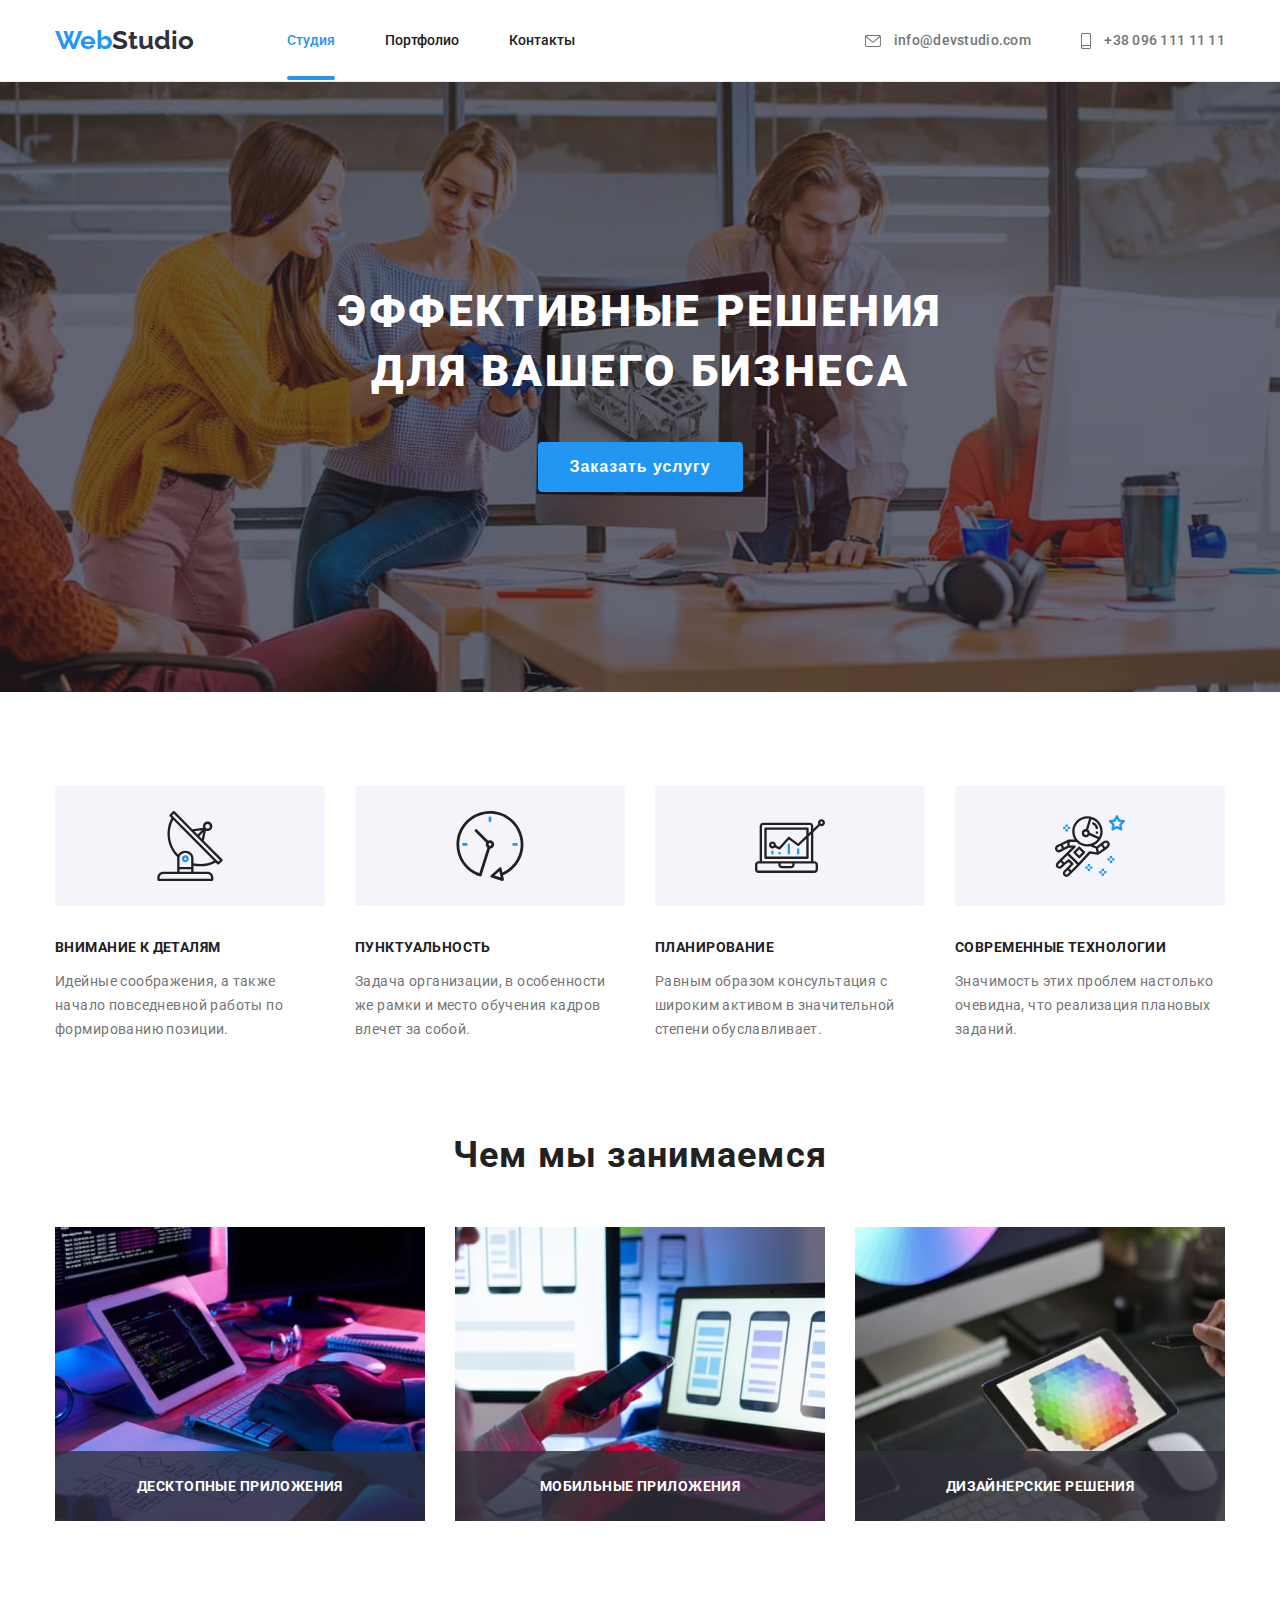
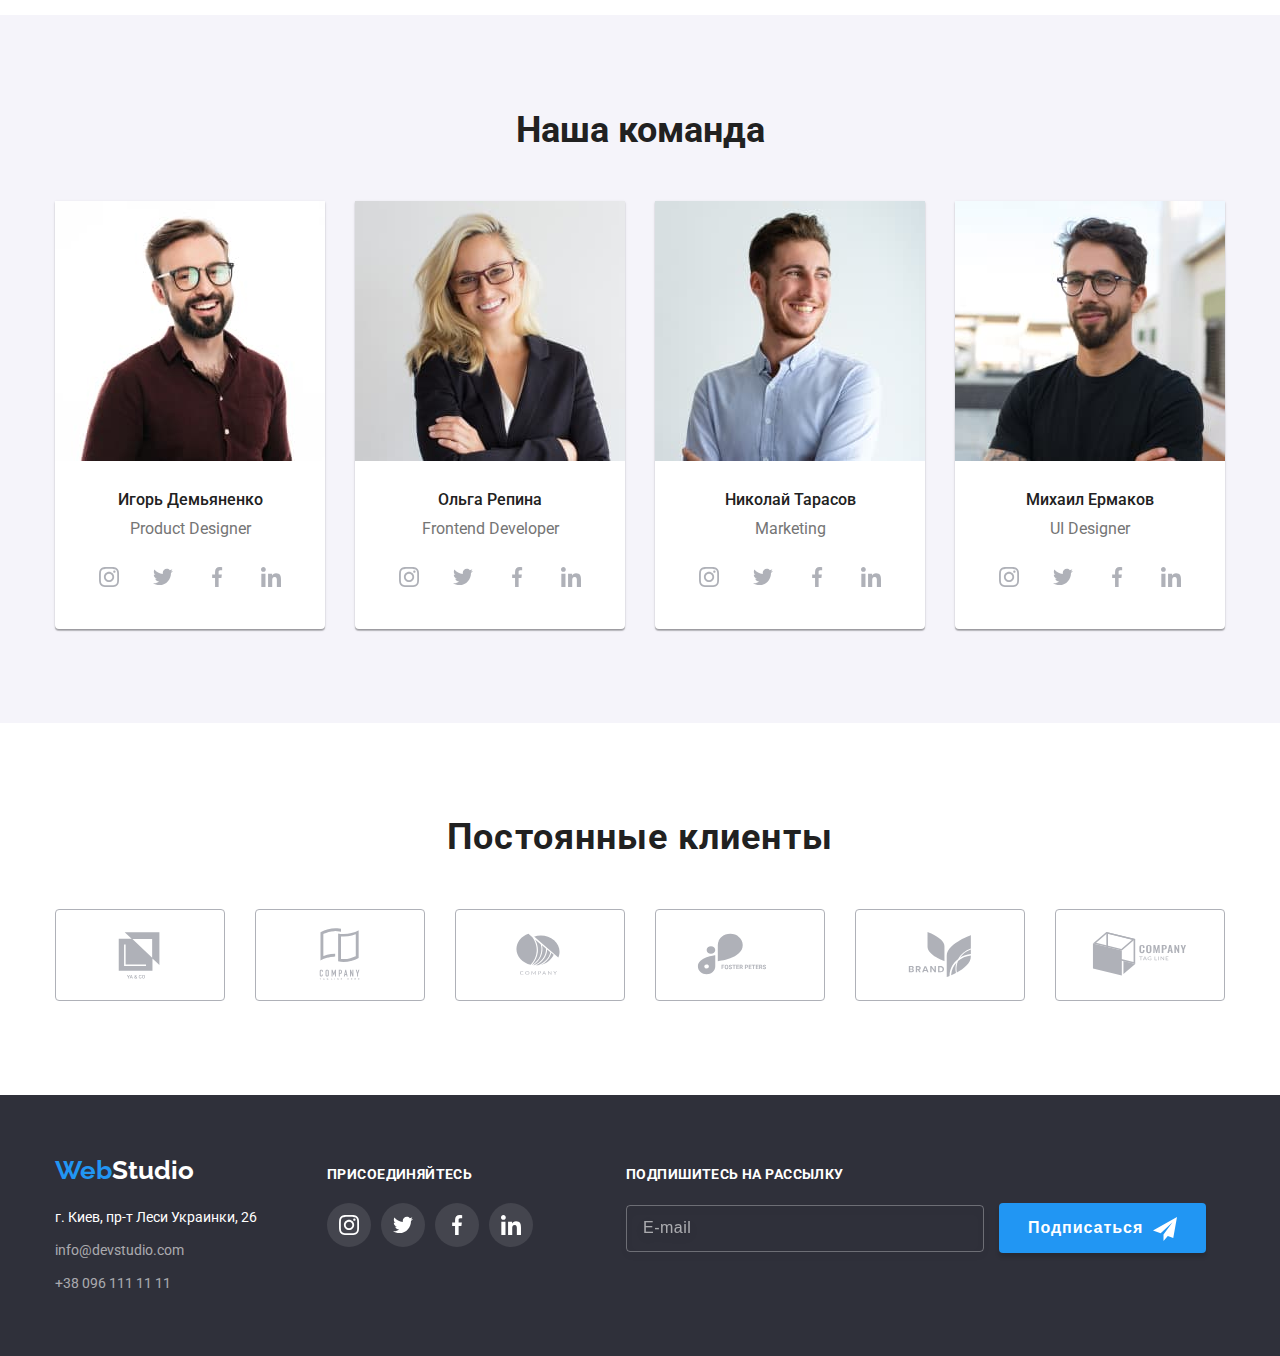
<file: index.html>
<!DOCTYPE html>
<html lang="ru">
  <head>
    <meta charset="UTF-8" />
    <meta http-equiv="X-UA-Compatible" content="IE=edge" />
    <meta name="viewport" content="width=device-width, initial-scale=1.0" />
    <link rel="preconnect" href="https://fonts.googleapis.com" />
    <link rel="preconnect" href="https://fonts.gstatic.com" crossorigin />
    <link
      href="https://fonts.googleapis.com/css2?family=Montserrat:wght@400;700&family=Oleo+Script&family=Raleway:wght@700&family=Roboto:wght@400;500;700;900&display=swap"
      rel="stylesheet"
    />
    <title>WebStudio</title>
    <link
      rel="stylesheet"
      href="https://cdnjs.cloudflare.com/ajax/libs/modern-normalize/1.1.0/modern-normalize.min.css"
      integrity="sha512-wpPYUAdjBVSE4KJnH1VR1HeZfpl1ub8YT/NKx4PuQ5NmX2tKuGu6U/JRp5y+Y8XG2tV+wKQpNHVUX03MfMFn9Q=="
      crossorigin="anonymous"
      referrerpolicy="no-referrer"
    />
    <link rel="stylesheet" href="./css/main.min.css" />
  </head>
  <body>
    <header class="page-header">
      <div class="container header">
        <nav class="nav">
          <a href="./" class="logo link"> <span class="logo-web"> Web</span>Studio </a>
          <ul class="nav-list">
            <li class="nav-item">
              <a href="./index.html" class="link active">Студия</a>
            </li>
            <li class="nav-item">
              <a href="./portfolio.html" class="link">Портфолио</a>
            </li>
            <li class="nav-item"><a href="" class="link">Контакты</a></li>
          </ul>

          <button
            type="button"
            class="mobile-menu-btn"
            aria-expanded="false"
            aria-controls="mobile-menu"
            data-menu-button
          >
            <svg class="mobile-menu-icon" width="40" height="40">
              <use class="icon-open" href="./images/icons.svg#icon-mobile-menu"></use>
              <use class="icon-close" href="./images/icons.svg#icon-close"></use>
            </svg>
          </button>
          <div class="mobile-menu" id="mobile-menu" data-menu>
            <ul class="mobile-menu-nav">
              <li class="mobile-menu-nav-item">
                <a href="./index.html" class="mobile-menu-nav-link link active">Студия</a>
              </li>
              <li class="mobile-menu-nav-item">
                <a href="./portfolio.html" class="mobile-menu-nav-link link">Портфолио</a>
              </li>
              <li class="mobile-menu-nav-item">
                <a href="" class="mobile-menu-nav-link link">Контакты</a>
              </li>
            </ul>

            <ul class="mobile-menu-contacts">
              <li class="mobile-menu-contact-item">
                <a href="tel:+380961111111" class="mobile-menu-phone link"> +38 096 111 11 11</a>
              </li>
              <li class="mobile-menu-contact-item">
                <a href="mailto:info@devstudio.com" class="mobile-menu-mail link">
                  info@devstudio.com
                </a>
              </li>
            </ul>

            <ul class="mobile-menu-list">
              <li class="mobile-menu-item">
                <a class="mobile-menu-link link" href="">Instagram </a>
              </li>
              <li class="mobile-menu-item">
                <a class="mobile-menu-link link" href="">Twitter</a>
              </li>
              <li class="mobile-menu-item">
                <a class="mobile-menu-link link" href="">Facebook</a>
              </li>
              <li class="mobile-menu-item">
                <a class="mobile-menu-link link" href="">LinkedIn</a>
              </li>
            </ul>
          </div>
        </nav>
        <ul class="contacts">
          <li class="contact-item">
            <a href="mailto:info@devstudio.com" class="link mail">
              <svg class="mail-svg" width="16" height="12">
                <use href="./images/icons.svg#icon-envelope"></use>
              </svg>
              info@devstudio.com
            </a>
          </li>
          <li class="contact-item">
            <a href="tel:+380961111111" class="link phone">
              <svg class="phone-svg" width="10" height="16">
                <use href="./images/icons.svg#icon-smartphone"></use>
              </svg>
              +38 096 111 11 11</a
            >
          </li>
        </ul>
      </div>
    </header>
    <main class="page-body">
      <!-- Section 1 -->
      <section class="hero">
        <div class="container">
          <h1 class="hero-header">Эффективные решения <br />для вашего бизнеса</h1>
          <button data-modal-open class="hero-btn" type="button">Заказать услугу</button>
        </div>
      </section>
      <!-- Section 2 -->
      <section class="benefits section">
        <div class="container">
          <h2 class="visually-hidden">Нашы преимущества</h2>
          <ul class="benefits__list">
            <li class="benefits__item">
              <div class="benefits__img">
                <svg class="benefits__svg" width="70" height="70">
                  <use href="./images/icons.svg#icon-antenna"></use>
                </svg>
              </div>
              <h3 class="benefits__header">Внимание к деталям</h3>
              <p class="benefits__text">
                Идейные соображения, а также начало повседневной работы по формированию позиции.
              </p>
            </li>
            <li class="benefits__item">
              <div class="benefits__img">
                <svg class="benefits__svg" width="70" height="70">
                  <use href="./images/icons.svg#icon-clock"></use>
                </svg>
              </div>
              <h3 class="benefits__header">Пунктуальность</h3>
              <p class="benefits__text">
                Задача организации, в особенности же рамки и место обучения кадров влечет за собой.
              </p>
            </li>
            <li class="benefits__item">
              <div class="benefits__img">
                <svg class="benefits__svg" width="70" height="70">
                  <use href="./images/icons.svg#icon-diagram"></use>
                </svg>
              </div>
              <h3 class="benefits__header">Планирование</h3>
              <p class="benefits__text">
                Равным образом консультация с широким активом в значительной степени обуславливает.
              </p>
            </li>
            <li class="benefits__item">
              <div class="benefits__img">
                <svg class="benefits__svg" width="70" height="70">
                  <use href="./images/icons.svg#icon-astronaut"></use>
                </svg>
              </div>
              <h3 class="benefits__header">Современные технологии</h3>
              <p class="benefits__text">
                Значимость этих проблем настолько очевидна, что реализация плановых заданий.
              </p>
            </li>
          </ul>
        </div>
      </section>
      <section class="we-do section">
        <div class="container">
          <h2 class="we-do__header">Чем мы занимаемся</h2>
          <ul class="we-do__list">
            <li class="we-do__item">
              <img
                src="./images/gallery/image-1.jpg"
                alt="working process"
                width="370"
                height="294"
              />
              <p class="we-do__text">Десктопные приложения</p>
            </li>
            <li class="we-do__item">
              <img
                src="./images/gallery/image-2.jpg"
                alt="working process"
                width="370"
                height="294"
              />
              <p class="we-do__text">Мобильные приложения</p>
            </li>
            <li class="we-do__item">
              <img
                src="./images/gallery/image-3.jpg"
                alt="working process"
                width="370"
                height="294"
              />
              <p class="we-do__text">Дизайнерские решения</p>
            </li>
          </ul>
        </div>
      </section>
      <!-- Section 3 -->
      <section class="team section">
        <div class="container">
          <h2 class="team-header">Наша команда</h2>
          <ul class="team-list">
            <li class="team-unit">
              <picture>
                <source
                  srcset="
                    ./images/team/product-designer-desk-1x.jpg 1x,
                    ./images/team/product-designer-desk-2x.jpg 2x
                  "
                  media="(min-width:1200px)"
                />
                <source
                  srcset="
                    ./images/team/product-designer-tab-1x.jpg 1x,
                    ./images/team/product-designer-tab-2x.jpg 2x
                  "
                  media="(min-width:768px)"
                />
                <source
                  srcset="
                    ./images/team/product-designer-mob-1x.jpg 1x,
                    ./images/team/product-designer-mob-2x.jpg 2x
                  "
                  media="(max-width:767px)"
                />
                <img src="./images/team/product-designer-mob-1x.jpg" alt="Игорь Демьяненко" />
              </picture>
              <div class="team-description">
                <h3 class="team-person">Игорь Демьяненко</h3>
                <p class="team-position">Product Designer</p>
                <ul class="team-socials">
                  <li class="team-socials-item">
                    <a
                      href=""
                      aria-label="instagram link"
                      target="_blank"
                      rel="noopener no-referrer"
                      class="team-socials-link link"
                    >
                      <svg class="team-socials-svg" width="20" height="20">
                        <use href="./images/icons.svg#icon-instagram"></use>
                      </svg>
                    </a>
                  </li>
                  <li class="team-socials-item">
                    <a
                      href=" "
                      aria-label="twitter link"
                      target="_blank"
                      rel="noopener no-referrer"
                      class="team-socials-link link"
                    >
                      <svg class="team-socials-svg" width="20" height="20">
                        <use href="./images/icons.svg#icon-twitter"></use>
                      </svg>
                    </a>
                  </li>
                  <li class="team-socials-item">
                    <a
                      href=""
                      aria-label="facebook link"
                      target="_blank"
                      rel="noopener no-referrer"
                      class="team-socials-link link"
                    >
                      <svg class="team-socials-svg" width="20" height="20">
                        <use href="./images/icons.svg#icon-facebook"></use>
                      </svg>
                    </a>
                  </li>
                  <li class="team-socials-item">
                    <a
                      href=" "
                      aria-label="linkedin link"
                      target="_blank"
                      rel="noopener no-referrer"
                      class="team-socials-link link"
                    >
                      <svg class="team-socials-svg" width="20" height="20">
                        <use href="./images/icons.svg#icon-linkedin"></use>
                      </svg>
                    </a>
                  </li>
                </ul>
              </div>
            </li>
            <li class="team-unit">
              <picture>
                <source
                  srcset="
                    ./images/team/front-dev-desk-1x.jpg 1x,
                    ./images/team/front-dev-desk-2x.jpg 2x
                  "
                  media="(min-width:1200px)"
                />
                <source
                  srcset="
                    ./images/team/front-dev-tab-1x.jpg 1x,
                    ./images/team/front-dev-tab-2x.jpg 2x
                  "
                  media="(min-width:768px)"
                />
                <source
                  srcset="
                    ./images/team/front-dev-mob-1x.jpg 1x,
                    ./images/team/front-dev-mob-2x.jpg 2x
                  "
                  media="(max-width:767px)"
                />
                <img src="./images/team/front-dev-mob-1x.jpg" alt="Ольга Репина" />
              </picture>
              <div class="team-description">
                <h3 class="team-person">Ольга Репина</h3>
                <p class="team-position">Frontend Developer</p>
                <ul class="team-socials">
                  <li class="team-socials-item">
                    <a
                      href=""
                      aria-label="instagram link"
                      target="_blank"
                      rel="noopener no-referrer"
                      class="team-socials-link link"
                    >
                      <svg class="team-socials-svg" width="20" height="20">
                        <use href="./images/icons.svg#icon-instagram"></use>
                      </svg>
                    </a>
                  </li>
                  <li class="team-socials-item">
                    <a
                      href=" "
                      aria-label="twitter link"
                      target="_blank"
                      rel="noopener no-referrer"
                      class="team-socials-link link"
                    >
                      <svg class="team-socials-svg" width="20" height="20">
                        <use href="./images/icons.svg#icon-twitter"></use>
                      </svg>
                    </a>
                  </li>
                  <li class="team-socials-item">
                    <a
                      href=""
                      aria-label="facebook link"
                      target="_blank"
                      rel="noopener no-referrer"
                      class="team-socials-link link"
                    >
                      <svg class="team-socials-svg" width="20" height="20">
                        <use href="./images/icons.svg#icon-facebook"></use>
                      </svg>
                    </a>
                  </li>
                  <li class="team-socials-item">
                    <a
                      href=" "
                      aria-label="linkedin link"
                      target="_blank"
                      rel="noopener no-referrer"
                      class="team-socials-link link"
                    >
                      <svg class="team-socials-svg" width="20" height="20">
                        <use href="./images/icons.svg#icon-linkedin"></use>
                      </svg>
                    </a>
                  </li>
                </ul>
              </div>
            </li>
            <li class="team-unit">
              <picture>
                <source
                  srcset="
                    ./images/team/marketing-desk-1x.jpg 1x,
                    ./images/team/marketing-desk-2x.jpg 2x
                  "
                  media="(min-width:1200px)"
                />
                <source
                  srcset="
                    ./images/team/marketing-tab-1x.jpg 1x,
                    ./images/team/marketing-tab-2x.jpg 2x
                  "
                  media="(min-width:768px)"
                />
                <source
                  srcset="
                    ./images/team/marketing-mob-1x.jpg 1x,
                    ./images/team/marketing-mob-2x.jpg 2x
                  "
                  media="(max-width:767px)"
                />
                <img src="./images/team/marketing-mob-1x.jpg" alt="Николай Тарасов" />
              </picture>

              <div class="team-description">
                <h3 class="team-person">Николай Тарасов</h3>
                <p class="team-position">Marketing</p>
                <ul class="team-socials">
                  <li class="team-socials-item">
                    <a
                      href=""
                      aria-label="instagram link"
                      target="_blank"
                      rel="noopener no-referrer"
                      class="team-socials-link link"
                    >
                      <svg class="team-socials-svg" width="20" height="20">
                        <use href="./images/icons.svg#icon-instagram"></use>
                      </svg>
                    </a>
                  </li>
                  <li class="team-socials-item">
                    <a
                      href=" "
                      aria-label="twitter link"
                      target="_blank"
                      rel="noopener no-referrer"
                      class="team-socials-link link"
                    >
                      <svg class="team-socials-svg" width="20" height="20">
                        <use href="./images/icons.svg#icon-twitter"></use>
                      </svg>
                    </a>
                  </li>
                  <li class="team-socials-item">
                    <a
                      href=""
                      aria-label="facebook link"
                      target="_blank"
                      rel="noopener no-referrer"
                      class="team-socials-link link"
                    >
                      <svg class="team-socials-svg" width="20" height="20">
                        <use href="./images/icons.svg#icon-facebook"></use>
                      </svg>
                    </a>
                  </li>
                  <li class="team-socials-item">
                    <a
                      href=" "
                      aria-label="linkedin link"
                      target="_blank"
                      rel="noopener no-referrer"
                      class="team-socials-link link"
                    >
                      <svg class="team-socials-svg" width="20" height="20">
                        <use href="./images/icons.svg#icon-linkedin"></use>
                      </svg>
                    </a>
                  </li>
                </ul>
              </div>
            </li>
            <li class="team-unit">
              <picture>
                <source
                  srcset="./images/team/ui-desk-1x.jpg 1x, ./images/team/ui-desk-2x.jpg 2x"
                  media="(min-width:1200px)"
                  type="image/jpeg"
                />
                <source
                  srcset="./images/team/ui-tab-1x.jpg 1x, ./images/team/ui-tab-2x.jpg 2x"
                  media="(min-width:768px)"
                />
                <source
                  srcset="./images/team/ui-mob-1x.jpg 1x, ./images/team/ui-mob-2x.jpg 2x"
                  media="(max-width:767px)"
                />
                <img src="./images/team/ui-mob-1x.jpg" alt="Михаил Ермаков" />
              </picture>
              <div class="team-description">
                <h3 class="team-person">Михаил Ермаков</h3>
                <p class="team-position">UI Designer</p>
                <ul class="team-socials">
                  <li class="team-socials-item">
                    <a
                      href=""
                      aria-label="instagram link"
                      target="_blank"
                      rel="noopener no-referrer"
                      class="team-socials-link link"
                    >
                      <svg class="team-socials-svg" width="20" height="20">
                        <use href="./images/icons.svg#icon-instagram"></use>
                      </svg>
                    </a>
                  </li>
                  <li class="team-socials-item">
                    <a
                      href=" "
                      aria-label="twitter link"
                      target="_blank"
                      rel="noopener no-referrer"
                      class="team-socials-link link"
                    >
                      <svg class="team-socials-svg" width="20" height="20">
                        <use href="./images/icons.svg#icon-twitter"></use>
                      </svg>
                    </a>
                  </li>
                  <li class="team-socials-item">
                    <a
                      href=""
                      aria-label="facebook link"
                      target="_blank"
                      rel="noopener no-referrer"
                      class="team-socials-link link"
                    >
                      <svg class="team-socials-svg" width="20" height="20">
                        <use href="./images/icons.svg#icon-facebook"></use>
                      </svg>
                    </a>
                  </li>
                  <li class="team-socials-item">
                    <a
                      href=" "
                      aria-label="linkedin link"
                      target="_blank"
                      rel="noopener no-referrer"
                      class="team-socials-link link"
                    >
                      <svg class="team-socials-svg" width="20" height="20">
                        <use href="./images/icons.svg#icon-linkedin"></use>
                      </svg>
                    </a>
                  </li>
                </ul>
              </div>
            </li>
          </ul>
        </div>
      </section>
      <!-- Section 4 Clients -->
      <section class="clients section">
        <div class="container">
          <h2 class="clients-header">Постоянные клиенты</h2>
          <ul class="clients-list">
            <li class="client-item">
              <svg class="client-svg" width="106" height="60">
                <use href="./images/icons.svg#icon-Logo1"></use>
              </svg>
            </li>
            <li class="client-item">
              <svg class="client-svg" width="106" height="60">
                <use href="./images/icons.svg#icon-Logo2"></use>
              </svg>
            </li>
            <li class="client-item">
              <svg class="client-svg" width="106" height="60">
                <use href="./images/icons.svg#icon-Logo3"></use>
              </svg>
            </li>
            <li class="client-item">
              <svg class="client-svg" width="106" height="60">
                <use href="./images/icons.svg#icon-Logo4"></use>
              </svg>
            </li>
            <li class="client-item">
              <svg class="client-svg" width="106" height="60">
                <use href="./images/icons.svg#icon-Logo5"></use>
              </svg>
            </li>
            <li class="client-item">
              <svg class="client-svg" width="106" height="60">
                <use href="./images/icons.svg#icon-Logo6"></use>
              </svg>
            </li>
          </ul>
        </div>
      </section>
    </main>
    <!--Footer-->
    <footer class="page-footer">
      <div class="container footer-box">
        <div class="footer-wrap">
          <div class="footer-part">
            <a href="/" class="logo link"> <span class="logo-web"> Web</span>Studio </a>
            <address class="studio-contacts">
              <ul class="contacts-details">
                <li class="adress">
                  <a href="https://goo.gl/maps/y7baGRZ7443zRsPg7" class="link">
                    г. Киев, пр-т Леси Украинки, 26</a
                  >
                </li>
                <li class="footer-contact">
                  <a href="mailto:info@devstudio.com" class="link">info@devstudio.com</a>
                </li>
                <li class="footer-contact">
                  <a href="tel:+380961111111" class="link">+38 096 111 11 11</a>
                </li>
              </ul>
            </address>
          </div>
          <div class="footer-social">
            <p class="footer-social-text">Присоединяйтесь</p>
            <ul class="footer-socials">
              <li class="footer-socials-item">
                <a href="" class="footer-socials-link link">
                  <svg class="footer-socials-svg" width="20" height="20">
                    <use href="./images/icons.svg#icon-instagram"></use>
                  </svg>
                </a>
              </li>
              <li class="footer-socials-item">
                <a href=" " class="footer-socials-link link">
                  <svg class="footer-socials-svg" width="20" height="20">
                    <use href="./images/icons.svg#icon-twitter"></use>
                  </svg>
                </a>
              </li>
              <li class="footer-socials-item">
                <a href="" class="footer-socials-link link">
                  <svg class="footer-socials-svg" width="20" height="20">
                    <use href="./images/icons.svg#icon-facebook"></use>
                  </svg>
                </a>
              </li>
              <li class="footer-socials-item">
                <a href=" " class="footer-socials-link link">
                  <svg class="footer-socials-svg" width="20" height="20">
                    <use href="./images/icons.svg#icon-linkedin"></use>
                  </svg>
                </a>
              </li>
            </ul>
          </div>
        </div>
        <form class="footer-form" method="post">
          <p class="footer-form-text footer-social-text">Подпишитесь на рассылку</p>
          <label class="footer-form-email">
            <input
              class="footer-form-input"
              type="email"
              name="mail"
              id="subscribe-mail"
              placeholder="E-mail"
            />
          </label>
          <button class="hero-btn subscribe-btn" type="submit">Подписаться</button>
        </form>
      </div>
    </footer>
    <div data-modal class="backdrop is-hidden">
      <div class="modal">
        <button data-modal-close class="close-btn" type="button" aria-label="Кнопка закрытия окна">
          <svg class="modal-close" width="18" height="18">
            <use href="./images/icons.svg#icon-close"></use>
          </svg>
        </button>
        <form class="modal-form" method="post">
          <b class="form-title">Оставьте свои данные, мы вам перезвоним</b>

          <label class="modal-form-group">
            <span class="modal-form-tag">Имя</span>
            <input class="form-input" type="text" name="name" id="name" placeholder=" " />
            <svg class="modal-form-icon" width="18" height="18">
              <use href="./images/icons.svg#icon-person"></use>
            </svg>
          </label>

          <label class="modal-form-group">
            <span class="modal-form-tag">Телефон</span>
            <input class="form-input" type="tel" name="phone" id="phone" placeholder=" " />
            <svg class="modal-form-icon" width="18" height="18">
              <use href="./images/icons.svg#icon-phone"></use>
            </svg>
          </label>

          <label class="modal-form-group">
            <span class="modal-form-tag">Почта</span>
            <input class="form-input" type="email" name="mail" id="mail" placeholder=" " />
            <svg class="modal-form-icon" width="18" height="18">
              <use href="./images/icons.svg#icon-email"></use>
            </svg>
          </label>

          <label class="modal-form-group">
            <span class="modal-form-tag">Комментарий</span>
            <textarea
              class="modal-form-message"
              name="comment"
              id="comment"
              rows="5"
              placeholder="Введите текст"
            ></textarea>
          </label>

          <label class="modal-form-group">
            <input
              class="modal-form-checkbox visually-hidden"
              id="checkbox"
              type="checkbox"
              tabindex="-1"
              aria-hidden="true"
              name="agreement"
            />
            <span
              class="modal-form-checkbox-custom"
              tabindex="0"
              role="checkbox"
              aria-checked="true"
            >
              <svg class="modal-form-checkbox-icon" width="16" height="15">
                <use href="./images/icons.svg#icon-checkbox"></use>
              </svg>
            </span>
            <span class="modal-form-agreement">
              Соглашаюсь с рассылкой и принимаю&nbsp;
              <a href="" class="modal-agreement-link">Условия договора</a>
            </span>
          </label>

          <button class="hero-btn send-btn" type="submit">Отправить</button>
        </form>
      </div>
    </div>
    <script src="./js/modal.js"></script>
    <script src="./js/mobile-menu.js"></script>
  </body>
</html>
</file>
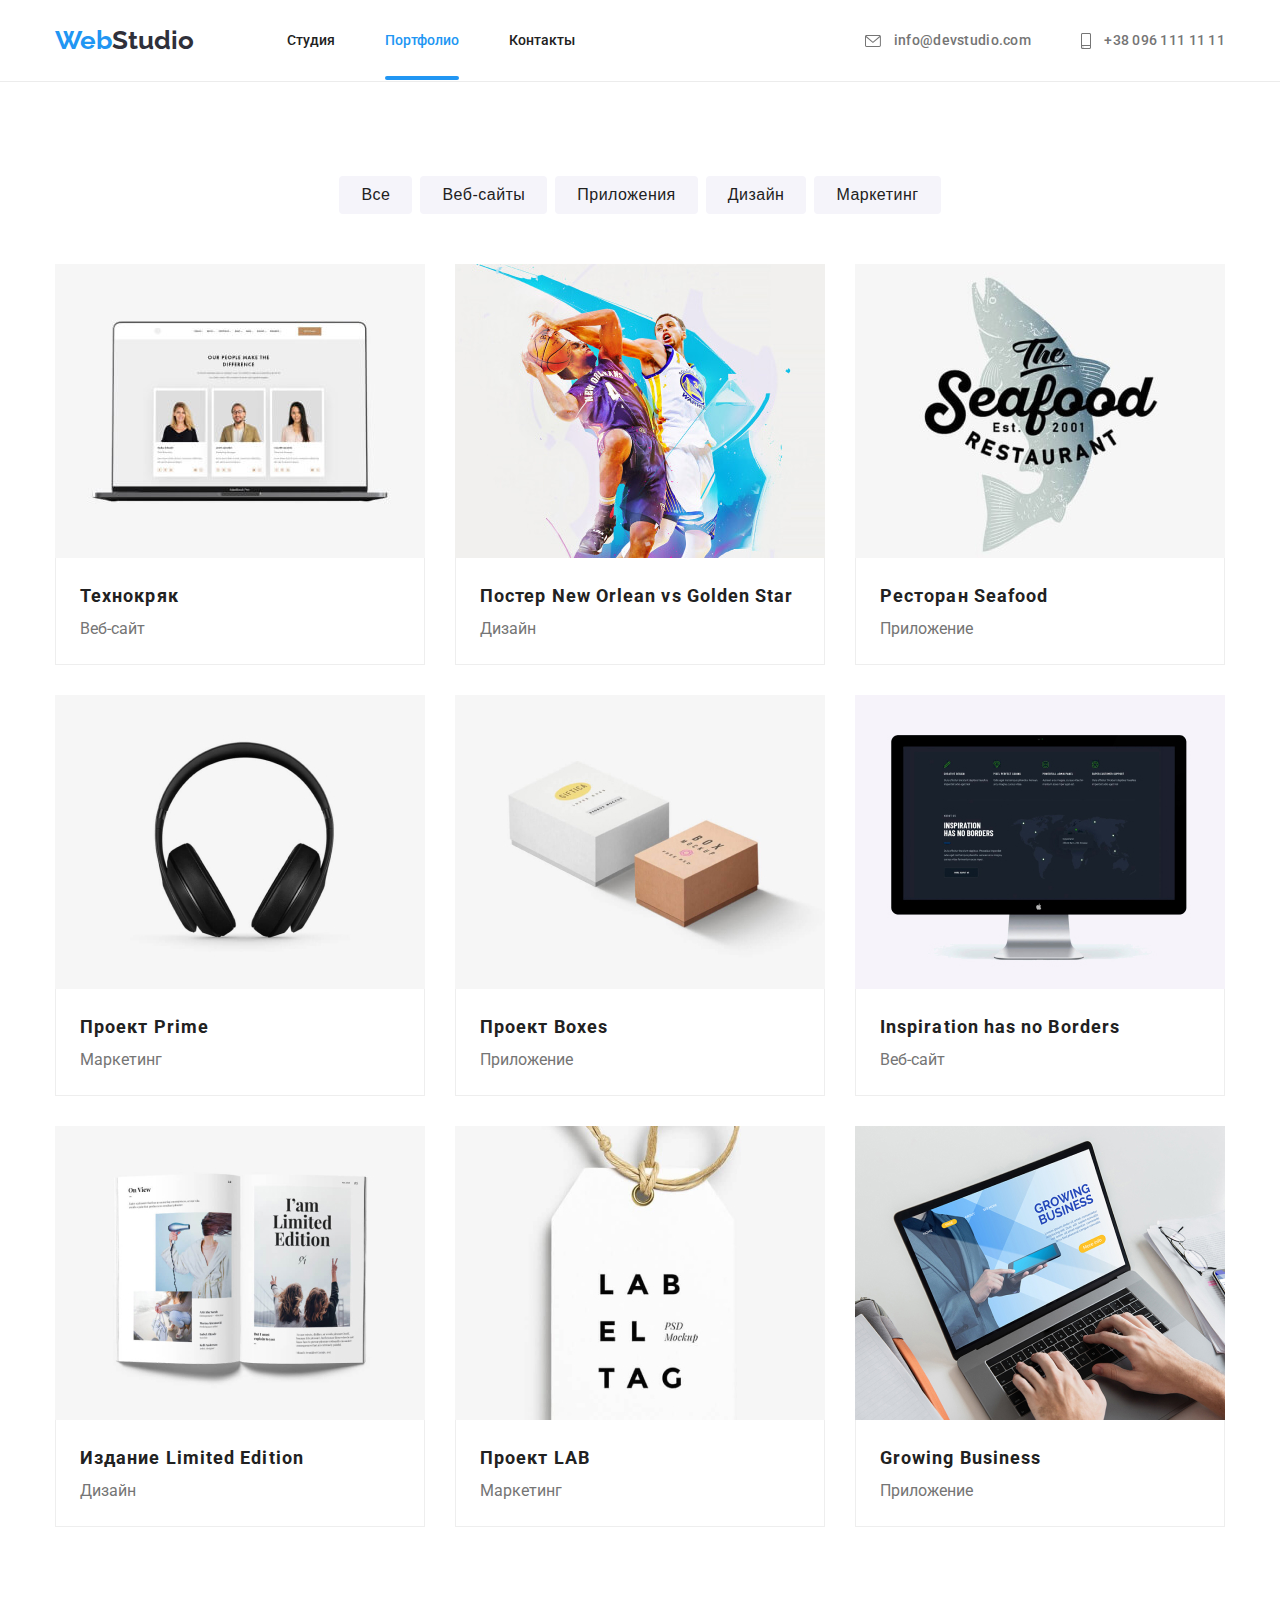
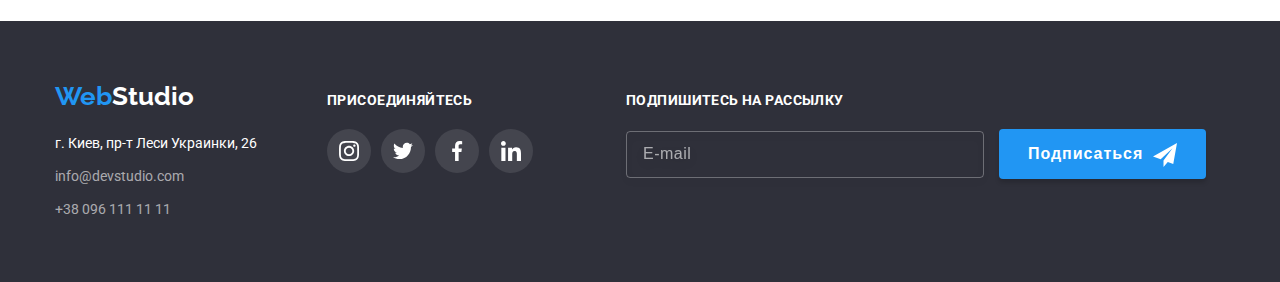
<file: portfolio.html>
<!DOCTYPE html>
<html lang="ru">
  <head>
    <meta charset="UTF-8" />
    <meta http-equiv="X-UA-Compatible" content="IE=edge" />
    <meta name="viewport" content="width=device-width, initial-scale=1.0" />
    <link rel="preconnect" href="https://fonts.googleapis.com" />
    <link rel="preconnect" href="https://fonts.gstatic.com" crossorigin />
    <link
      href="https://fonts.googleapis.com/css2?family=Montserrat:wght@400;700&family=Oleo+Script&family=Raleway:wght@700&family=Roboto:wght@400;500;700;900&display=swap"
      rel="stylesheet"
    />
    <title>WebStudio</title>
    <link
      rel="stylesheet"
      href="https://cdnjs.cloudflare.com/ajax/libs/modern-normalize/1.1.0/modern-normalize.min.css"
      integrity="sha512-wpPYUAdjBVSE4KJnH1VR1HeZfpl1ub8YT/NKx4PuQ5NmX2tKuGu6U/JRp5y+Y8XG2tV+wKQpNHVUX03MfMFn9Q=="
      crossorigin="anonymous"
      referrerpolicy="no-referrer"
    />
    <link rel="stylesheet" href="./css/main.min.css" />
  </head>
  <body>
    <!--Header-->
    <header class="page-header">
      <div class="container header">
        <nav class="nav">
          <a href="./" class="logo link"> <span class="logo-web"> Web</span>Studio </a>
          <ul class="nav-list">
            <li class="nav-item">
              <a href="./index.html" class="link">Студия</a>
            </li>
            <li class="nav-item">
              <a href="./portfolio.html" class="link active">Портфолио</a>
            </li>
            <li class="nav-item"><a href="" class="link">Контакты</a></li>
          </ul>
          <button
            type="button"
            class="mobile-menu-btn"
            aria-expanded="false"
            aria-controls="mobile-menu"
            data-menu-button
          >
            <svg class="mobile-menu-icon" width="40" height="40">
              <use class="icon-open" href="./images/icons.svg#icon-mobile-menu"></use>
              <use class="icon-close" href="./images/icons.svg#icon-close"></use>
            </svg>
          </button>
          <div class="mobile-menu" id="mobile-menu" data-menu>
            <ul class="mobile-menu-nav">
              <li class="mobile-menu-nav-item">
                <a href="./index.html" class="mobile-menu-nav-link link">Студия</a>
              </li>
              <li class="mobile-menu-nav-item">
                <a href="./portfolio.html" class="mobile-menu-nav-link link active">Портфолио</a>
              </li>
              <li class="mobile-menu-nav-item">
                <a href="" class="mobile-menu-nav-link link">Контакты</a>
              </li>
            </ul>

            <ul class="mobile-menu-contacts">
              <li class="mobile-menu-contact-item">
                <a href="tel:+380961111111" class="mobile-menu-phone link"> +38 096 111 11 11</a>
              </li>
              <li class="mobile-menu-contact-item">
                <a href="mailto:info@devstudio.com" class="mobile-menu-mail link">
                  info@devstudio.com
                </a>
              </li>
            </ul>

            <ul class="mobile-menu-list">
              <li class="mobile-menu-item">
                <a class="mobile-menu-link link" href="">Instagram </a>
              </li>
              <li class="mobile-menu-item">
                <a class="mobile-menu-link link" href="">Twitter</a>
              </li>
              <li class="mobile-menu-item">
                <a class="mobile-menu-link link" href="">Facebook</a>
              </li>
              <li class="mobile-menu-item">
                <a class="mobile-menu-link link" href="">LinkedIn</a>
              </li>
            </ul>
          </div>
        </nav>
        <ul class="contacts">
          <li class="contact-item">
            <a href="mailto:info@devstudio.com" class="link mail">
              <svg class="mail-svg" width="16" height="12">
                <use href="./images/icons.svg#icon-envelope"></use>
              </svg>
              info@devstudio.com
            </a>
          </li>
          <li class="contact-item">
            <a href="tel:+380961111111" class="link phone">
              <svg class="phone-svg" width="10" height="16">
                <use href="./images/icons.svg#icon-smartphone"></use>
              </svg>
              +38 096 111 11 11</a
            >
          </li>
        </ul>
      </div>
    </header>
    <!-- Portfilio main -->
    <main>
      <section class="portfolio">
        <div class="container">
          <h1 class="visually-hidden">Portfolio</h1>
          <ul class="filter">
            <li class="filter-btn">
              <button class="btn" type="button">Все</button>
            </li>
            <li class="filter-btn">
              <button class="btn" type="button">Веб-сайты</button>
            </li>
            <li class="filter-btn">
              <button class="btn" type="button">Приложения</button>
            </li>
            <li class="filter-btn">
              <button class="btn" type="button">Дизайн</button>
            </li>
            <li class="filter-btn">
              <button class="btn" type="button">Маркетинг</button>
            </li>
          </ul>
          <ul class="portfolio-projects">
            <li class="project-item">
              <div class="card-box">
                <picture>
                  <source
                    srcset="
                      ./images/portfolio/proj1-desk-1x.jpg 1x,
                      ./images/portfolio/proj1-desk-2x.jpg 2x
                    "
                    media="(min-width:1200px)"
                    type="image/jpeg"
                  />
                  <source
                    srcset="
                      ./images/portfolio/proj1-tab-1x.jpg 1x,
                      ./images/portfolio/proj1-tab-2x.jpg 2x
                    "
                    media="(min-width:768px)"
                  />
                  <source
                    srcset="
                      ./images/portfolio/proj1-mob-1x.jpg 1x,
                      ./images/portfolio/proj1-mob-2x.jpg 2x
                    "
                    media="(max-width:767px)"
                  />
                  <img
                    class="project-img"
                    src="./images/portfolio/proj1-mob-1x.jpg"
                    alt="Технокряк"
                  />
                </picture>

                <p class="overlay-text">
                  Ресурс предлагает комплексные предложения с разным уровнем функционала и сервисов.
                  Все это позволит посетителю получить исчерпывающие сведения о компании или частном
                  лице
                </p>
              </div>
              <div class="proj-text-cover">
                <h2 class="project-name">Технокряк</h2>
                <p class="project-text">Веб-сайт</p>
              </div>
            </li>
            <li class="project-item">
              <div class="card-box">
                <picture>
                  <source
                    srcset="
                      ./images/portfolio/proj2-desk-1x.jpg 1x,
                      ./images/portfolio/proj2-desk-2x.jpg 2x
                    "
                    media="(min-width:1200px)"
                    type="image/jpeg"
                  />
                  <source
                    srcset="
                      ./images/portfolio/proj2-tab-1x.jpg 1x,
                      ./images/portfolio/proj2-tab-2x.jpg 2x
                    "
                    media="(min-width:768px)"
                  />
                  <source
                    srcset="
                      ./images/portfolio/proj2-mob-1x.jpg 1x,
                      ./images/portfolio/proj2-mob-2x.jpg 2x
                    "
                    media="(max-width:767px)"
                  />
                  <img
                    class="project-img"
                    src="./images/portfolio/proj2-mob-1x.jpg"
                    alt="Постер New Orlean vs Golden Star"
                  />
                </picture>
                <p class="overlay-text">
                  Ресурс предлагает комплексные предложения с разным уровнем функционала и сервисов.
                  Все это позволит посетителю получить исчерпывающие сведения о компании или частном
                  лице
                </p>
              </div>
              <div class="proj-text-cover">
                <h2 class="project-name">Постер New Orlean vs Golden Star</h2>
                <p class="project-text">Дизайн</p>
              </div>
            </li>
            <li class="project-item">
              <div class="card-box">
                <picture>
                  <source
                    srcset="
                      ./images/portfolio/proj3-desk-1x.jpg 1x,
                      ./images/portfolio/proj3-desk-2x.jpg 2x
                    "
                    media="(min-width:1200px)"
                    type="image/jpeg"
                  />
                  <source
                    srcset="
                      ./images/portfolio/proj3-tab-1x.jpg 1x,
                      ./images/portfolio/proj3-tab-2x.jpg 2x
                    "
                    media="(min-width:768px)"
                  />
                  <source
                    srcset="
                      ./images/portfolio/proj3-mob-1x.jpg 1x,
                      ./images/portfolio/proj3-mob-2x.jpg 2x
                    "
                    media="(max-width:767px)"
                  />
                  <img
                    class="project-img"
                    src="./images/portfolio/proj3-mob-1x.jpg"
                    alt="Ресторан Seafood"
                  />
                </picture>
                <p class="overlay-text">
                  Ресурс предлагает комплексные предложения с разным уровнем функционала и сервисов.
                  Все это позволит посетителю получить исчерпывающие сведения о компании или частном
                  лице
                </p>
              </div>
              <div class="proj-text-cover">
                <h2 class="project-name">Ресторан Seafood</h2>
                <p class="project-text">Приложение</p>
              </div>
            </li>
            <li class="project-item">
              <div class="card-box">
                <picture>
                  <source
                    srcset="
                      ./images/portfolio/proj4-desk-1x.jpg 1x,
                      ./images/portfolio/proj4-desk-2x.jpg 2x
                    "
                    media="(min-width:1200px)"
                    type="image/jpeg"
                  />
                  <source
                    srcset="
                      ./images/portfolio/proj4-tab-1x.jpg 1x,
                      ./images/portfolio/proj4-tab-2x.jpg 2x
                    "
                    media="(min-width:768px)"
                  />
                  <source
                    srcset="
                      ./images/portfolio/proj4-mob-1x.jpg 1x,
                      ./images/portfolio/proj4-mob-2x.jpg 2x
                    "
                    media="(max-width:767px)"
                  />
                  <img
                    class="project-img"
                    src="./images/portfolio/proj4-mob-1x.jpg"
                    alt="Проект Prime"
                  />
                </picture>
                <p class="overlay-text">
                  Ресурс предлагает комплексные предложения с разным уровнем функционала и сервисов.
                  Все это позволит посетителю получить исчерпывающие сведения о компании или частном
                  лице
                </p>
              </div>
              <div class="proj-text-cover">
                <h2 class="project-name">Проект Prime</h2>
                <p class="project-text">Маркетинг</p>
              </div>
            </li>
            <li class="project-item">
              <div class="card-box">
                <picture>
                  <source
                    srcset="
                      ./images/portfolio/proj5-desk-1x.jpg 1x,
                      ./images/portfolio/proj5-desk-2x.jpg 2x
                    "
                    media="(min-width:1200px)"
                    type="image/jpeg"
                  />
                  <source
                    srcset="
                      ./images/portfolio/proj5-tab-1x.jpg 1x,
                      ./images/portfolio/proj5-tab-2x.jpg 2x
                    "
                    media="(min-width:768px)"
                  />
                  <source
                    srcset="
                      ./images/portfolio/proj5-mob-1x.jpg 1x,
                      ./images/portfolio/proj5-mob-2x.jpg 2x
                    "
                    media="(max-width:767px)"
                  />
                  <img
                    class="project-img"
                    src="./images/portfolio/proj5-mob-1x.jpg"
                    alt="Проект Boxes"
                  />
                </picture>
                <p class="overlay-text">
                  Ресурс предлагает комплексные предложения с разным уровнем функционала и сервисов.
                  Все это позволит посетителю получить исчерпывающие сведения о компании или частном
                  лице
                </p>
              </div>
              <div class="proj-text-cover">
                <h2 class="project-name">Проект Boxes</h2>
                <p class="project-text">Приложение</p>
              </div>
            </li>
            <li class="project-item">
              <div class="card-box">
                <picture>
                  <source
                    srcset="
                      ./images/portfolio/proj6-desk-1x.jpg 1x,
                      ./images/portfolio/proj6-desk-2x.jpg 2x
                    "
                    media="(min-width:1200px)"
                    type="image/jpeg"
                  />
                  <source
                    srcset="
                      ./images/portfolio/proj6-tab-1x.jpg 1x,
                      ./images/portfolio/proj6-tab-2x.jpg 2x
                    "
                    media="(min-width:768px)"
                  />
                  <source
                    srcset="
                      ./images/portfolio/proj6-mob-1x.jpg 1x,
                      ./images/portfolio/proj6-mob-2x.jpg 2x
                    "
                    media="(max-width:767px)"
                  />
                  <img
                    class="project-img"
                    src="./images/portfolio/proj6-mob-1x.jpg"
                    alt="Inspiration has no Borders"
                  />
                </picture>
                <p class="overlay-text">
                  Ресурс предлагает комплексные предложения с разным уровнем функционала и сервисов.
                  Все это позволит посетителю получить исчерпывающие сведения о компании или частном
                  лице
                </p>
              </div>
              <div class="proj-text-cover">
                <h2 class="project-name">Inspiration has no Borders</h2>
                <p class="project-text">Веб-сайт</p>
              </div>
            </li>
            <li class="project-item">
              <div class="card-box">
                <picture>
                  <source
                    srcset="
                      ./images/portfolio/proj7-desk-1x.jpg 1x,
                      ./images/portfolio/proj7-desk-2x.jpg 2x
                    "
                    media="(min-width:1200px)"
                    type="image/jpeg"
                  />
                  <source
                    srcset="
                      ./images/portfolio/proj7-tab-1x.jpg 1x,
                      ./images/portfolio/proj7-tab-2x.jpg 2x
                    "
                    media="(min-width:768px)"
                  />
                  <source
                    srcset="
                      ./images/portfolio/proj7-mob-1x.jpg 1x,
                      ./images/portfolio/proj7-mob-2x.jpg 2x
                    "
                    media="(max-width:767px)"
                  />
                  <img
                    class="project-img"
                    src="./images/portfolio/proj7-mob-1x.jpg"
                    alt="Издание Limited Edition"
                  />
                </picture>
                <p class="overlay-text">
                  Ресурс предлагает комплексные предложения с разным уровнем функционала и сервисов.
                  Все это позволит посетителю получить исчерпывающие сведения о компании или частном
                  лице
                </p>
              </div>
              <div class="proj-text-cover">
                <h2 class="project-name">Издание Limited Edition</h2>
                <p class="project-text">Дизайн</p>
              </div>
            </li>
            <li class="project-item">
              <div class="card-box">
                <picture>
                  <source
                    srcset="
                      ./images/portfolio/proj8-desk-1x.jpg 1x,
                      ./images/portfolio/proj8-desk-2x.jpg 2x
                    "
                    media="(min-width:1200px)"
                    type="image/jpeg"
                  />
                  <source
                    srcset="
                      ./images/portfolio/proj8-tab-1x.jpg 1x,
                      ./images/portfolio/proj8-tab-2x.jpg 2x
                    "
                    media="(min-width:768px)"
                  />
                  <source
                    srcset="
                      ./images/portfolio/proj8-mob-1x.jpg 1x,
                      ./images/portfolio/proj8-mob-2x.jpg 2x
                    "
                    media="(max-width:767px)"
                  />
                  <img
                    class="project-img"
                    src="./images/portfolio/proj8-mob-1x.jpg"
                    alt="Проект LAB"
                  />
                </picture>
                <p class="overlay-text">
                  Ресурс предлагает комплексные предложения с разным уровнем функционала и сервисов.
                  Все это позволит посетителю получить исчерпывающие сведения о компании или частном
                  лице
                </p>
              </div>
              <div class="proj-text-cover">
                <h2 class="project-name">Проект LAB</h2>
                <p class="project-text">Маркетинг</p>
              </div>
            </li>
            <li class="project-item">
              <div class="card-box">
                <picture>
                  <source
                    srcset="
                      ./images/portfolio/proj9-desk-1x.jpg 1x,
                      ./images/portfolio/proj9-desk-2x.jpg 2x
                    "
                    media="(min-width:1200px)"
                    type="image/jpeg"
                  />
                  <source
                    srcset="
                      ./images/portfolio/proj9-tab-1x.jpg 1x,
                      ./images/portfolio/proj9-tab-2x.jpg 2x
                    "
                    media="(min-width:768px)"
                  />
                  <source
                    srcset="
                      ./images/portfolio/proj9-mob-1x.jpg 1x,
                      ./images/portfolio/proj9-mob-2x.jpg 2x
                    "
                    media="(max-width:767px)"
                  />
                  <img
                    class="project-img"
                    src="./images/portfolio/proj9-mob-1x.jpg"
                    alt="Growing Business"
                  />
                </picture>
                <p class="overlay-text">
                  Ресурс предлагает комплексные предложения с разным уровнем функционала и сервисов.
                  Все это позволит посетителю получить исчерпывающие сведения о компании или частном
                  лице
                </p>
              </div>
              <div class="proj-text-cover">
                <h2 class="project-name">Growing Business</h2>
                <p class="project-text">Приложение</p>
              </div>
            </li>
          </ul>
        </div>
      </section>
    </main>
    <!--Footer-->
    <footer class="page-footer">
      <div class="container footer-box">
        <div class="footer-wrap">
          <div class="footer-part">
            <a href="/" class="logo link"> <span class="logo-web"> Web</span>Studio </a>
            <address class="studio-contacts">
              <ul class="contacts-details">
                <li class="adress">
                  <a href="https://goo.gl/maps/y7baGRZ7443zRsPg7" class="link">
                    г. Киев, пр-т Леси Украинки, 26</a
                  >
                </li>
                <li class="footer-contact">
                  <a href="mailto:info@devstudio.com" class="link">info@devstudio.com</a>
                </li>
                <li class="footer-contact">
                  <a href="tel:+380961111111" class="link">+38 096 111 11 11</a>
                </li>
              </ul>
            </address>
          </div>
          <div class="footer-social">
            <p class="footer-social-text">Присоединяйтесь</p>
            <ul class="footer-socials">
              <li class="footer-socials-item">
                <a href="" class="footer-socials-link link">
                  <svg class="footer-socials-svg" width="20" height="20">
                    <use href="./images/icons.svg#icon-instagram"></use>
                  </svg>
                </a>
              </li>
              <li class="footer-socials-item">
                <a href=" " class="footer-socials-link link">
                  <svg class="footer-socials-svg" width="20" height="20">
                    <use href="./images/icons.svg#icon-twitter"></use>
                  </svg>
                </a>
              </li>
              <li class="footer-socials-item">
                <a href="" class="footer-socials-link link">
                  <svg class="footer-socials-svg" width="20" height="20">
                    <use href="./images/icons.svg#icon-facebook"></use>
                  </svg>
                </a>
              </li>
              <li class="footer-socials-item">
                <a href=" " class="footer-socials-link link">
                  <svg class="footer-socials-svg" width="20" height="20">
                    <use href="./images/icons.svg#icon-linkedin"></use>
                  </svg>
                </a>
              </li>
            </ul>
          </div>
        </div>
        <form class="footer-form" method="post">
          <p class="footer-form-text footer-social-text">Подпишитесь на рассылку</p>
          <label class="footer-form-email">
            <input
              class="footer-form-input"
              type="email"
              name="mail"
              id="subscribe-mail"
              placeholder="E-mail"
            />
          </label>
          <button class="hero-btn subscribe-btn" type="submit">Подписаться</button>
        </form>
      </div>
    </footer>
    <script src="./js/mobile-menu.js"></script>
  </body>
</html>
</file>
<file: css/main.min.css>
:root{--accent-hover: #2196f3;--main-bkg-cl: #e5e5e5;--font-cl-com: #212121;--bg-cl-com: #ffffff;--font-cl-sc: #757575;--add-bckg-cl: #2f303a;--add-bckg-btn: #f5f4fa;--portfolio-line: #ececec;--transition-func: cubic-bezier(0.4, 0, 0.2, 1);--transition-time: 250ms}.visually-hidden{position:absolute;white-space:nowrap;width:1px;height:1px;overflow:hidden;border:0;padding:0;clip:rect(0 0 0 0);-webkit-clip-path:inset(50%);clip-path:inset(50%);margin:-1px}html{-webkit-box-sizing:border-box;box-sizing:border-box}*,*::before,*::after{-webkit-box-sizing:inherit;box-sizing:inherit}p,h1,h2,h3,h4,h5{margin:0}img{display:block;max-width:100%;height:auto}ul{list-style:none;margin:0;padding:0}body{font-family:Roboto,sans-serif;font-weight:400;font-size:14px;color:var(--font-cl-sc);margin:0}.link{text-decoration:none}.section{padding-top:60px;padding-bottom:60px}@media screen and (min-width: 1200px){.section{padding-top:94px;padding-bottom:94px}}.container{max-width:320px;padding-left:15px;padding-right:15px;margin:0 auto}@media screen and (min-width: 480px){.container{max-width:480px}}@media screen and (min-width: 768px){.container{max-width:768px}}@media screen and (min-width: 1200px){.container{max-width:1200px}}@media screen and (max-width: 767px){.header{padding-bottom:10px;padding-top:10px}}@media screen and (min-width: 768px){.header{display:-webkit-box;display:-ms-flexbox;display:flex;-webkit-box-align:center;-ms-flex-align:center;align-items:center}}.nav{display:-webkit-box;display:-ms-flexbox;display:flex;-webkit-box-align:center;-ms-flex-align:center;align-items:center}.nav-list .link.active{color:var(--accent-hover);position:relative}@media screen and (min-width: 768px){.active::after{position:absolute;display:block;content:"";left:0;bottom:-32px;width:100%;height:4px;background-color:var(--accent-hover);border-radius:2px}}.page-header{position:relative;background-color:var(--bg-cl-com);border-bottom:1px solid var(--portfolio-line)}.logo{font-family:"Raleway",sans-serif;font-style:normal;font-weight:700;font-size:26px;line-height:1.19;color:var(--add-bckg-cl)}.logo-web{color:var(--accent-hover)}.nav-list{display:-webkit-box;display:-ms-flexbox;display:flex;margin-left:93px;padding-top:32px;padding-bottom:32px}.nav-list .nav-item:not(:last-child){margin-right:50px}@media screen and (max-width: 767px){.nav-list{display:none}}@media screen and (max-width: 1199px){.nav-list{margin-left:88px}}.nav-list .link{color:var(--font-cl-com);font-style:normal;font-weight:500;font-size:14px;line-height:1.14;-webkit-transition-property:color;transition-property:color;-webkit-transition-duration:250ms;transition-duration:250ms;-webkit-transition-timing-function:var(--transition-func);transition-timing-function:var(--transition-func)}.nav-item .link:hover,.nav-item .link:focus{color:var(--accent-hover)}@media screen and (max-width: 767px){.contacts{display:none}}@media screen and (min-width: 768px){.contacts{margin-left:auto}}@media screen and (min-width: 1200px){.contacts{display:-webkit-box;display:-ms-flexbox;display:flex;margin-left:auto;-webkit-box-pack:center;-ms-flex-pack:center;justify-content:center;-webkit-box-align:center;-ms-flex-align:center;align-items:center}}.contacts .link{color:var(--font-cl-sc);line-height:1.14;font-weight:500;letter-spacing:.02em;-webkit-transition-property:color;transition-property:color;-webkit-transition-duration:var(--transition-time);transition-duration:var(--transition-time);-webkit-transition-timing-function:var(--transition-func);transition-timing-function:var(--transition-func)}@media screen and (min-width: 768px)and (max-width: 1199px){.contact-item:first-child{margin-bottom:10px}}@media screen and (min-width: 1200px){.contacts .contact-item:not(:last-child){margin-right:50px}}.mail-svg,.phone-svg{margin-right:8px;fill:var(--font-cl-sc);vertical-align:middle;-webkit-transition-property:color,fill;transition-property:color,fill;-webkit-transition-duration:var(--transition-time);transition-duration:var(--transition-time);-webkit-transition-timing-function:var(--transition-func);transition-timing-function:var(--transition-func)}.mail:hover .mail-svg,.mail:focus .mail-svg,.mail:hover .phone-svg,.mail:focus .phone-svg{fill:var(--accent-hover)}.phone:hover .mail-svg,.phone:focus .mail-svg,.phone:hover .phone-svg,.phone:focus .phone-svg{fill:var(--accent-hover)}@media screen and (min-width: 1200px){.mail-svg,.phone-svg{margin-right:10px}}.mail:hover,.mail:focus,.phone:hover,.phone:focus{color:var(--accent-hover)}.mobile-menu-btn{position:relative;z-index:5;display:-webkit-box;display:-ms-flexbox;display:flex;-webkit-box-pack:center;-ms-flex-pack:center;justify-content:center;-webkit-box-align:center;-ms-flex-align:center;align-items:center;border:none;background-color:rgba(0,0,0,0);cursor:pointer;width:40px;height:40px;margin-left:auto;padding:0}.mobile-menu-btn:hover,.mobile-menu-btn:focus{fill:var(--accent-hover)}@media screen and (min-width: 768px){.mobile-menu-btn{display:none}}.mobile-menu-btn .icon-open{opacity:1}.mobile-menu-btn.is-open .icon-open{opacity:0}.mobile-menu-btn .icon-close{opacity:0}.mobile-menu-btn.is-open .icon-close{opacity:1}.mobile-menu{position:fixed;z-index:4;top:0;left:0;-webkit-transform:translateX(100%);transform:translateX(100%);background-color:#fff;width:100%;height:100%;padding:48px 40px;-webkit-transition:-webkit-transform 400ms ease-in;transition:-webkit-transform 400ms ease-in;transition:transform 400ms ease-in;transition:transform 400ms ease-in, -webkit-transform 400ms ease-in;display:-webkit-box;display:-ms-flexbox;display:flex;-webkit-box-orient:vertical;-webkit-box-direction:normal;-ms-flex-direction:column;flex-direction:column}.mobile-menu .link.active{color:var(--accent-hover);position:relative}.mobile-menu.is-open{-webkit-transform:translateX(0);transform:translateX(0)}.mobile-menu-nav-link{font-size:40px;font-weight:500;line-height:1.17;letter-spacing:.02em;color:#212121}.mobile-menu-nav-item:not(:first-child){margin-top:32px}.mobile-menu-contacts{margin-top:auto}.mobile-menu-contact-item:last-child{margin-top:32px;margin-bottom:64px}.mobile-menu-contact-item .mobile-menu-phone{font-weight:500;font-size:34px;line-height:1.17;letter-spacing:.02em;color:#2196f3}@media screen and (max-width: 479px){.mobile-menu-contact-item .mobile-menu-phone{font-size:24px}}.mobile-menu-mail{font-weight:500;font-size:24px;line-height:1.17;letter-spacing:.02em;color:#757575}.mobile-menu-list{display:-webkit-box;display:-ms-flexbox;display:flex;-ms-flex-wrap:wrap;flex-wrap:wrap;gap:10px}.mobile-menu-item:not(:last-child){padding-right:10px;border-right:1px solid rgba(33,33,33,.2)}.mobile-menu-link{font-weight:500;font-size:18px;line-height:1.22;letter-spacing:.02em;color:#2196f3}.hero{max-width:480px;margin:0 auto;background-color:var(--add-bckg-cl);background-repeat:no-repeat;background-size:cover;background-position:center;text-align:center;padding-top:118px;padding-bottom:118px;background-image:-webkit-gradient(linear, left top, left bottom, from(rgba(47, 48, 58, 0.4)), to(rgba(47, 48, 58, 0.4))),url(../images/hero-mob-1x.jpg);background-image:linear-gradient(rgba(47, 48, 58, 0.4), rgba(47, 48, 58, 0.4)),url(../images/hero-mob-1x.jpg)}@media screen and (min-device-pixel-ratio: 2),(-webkit-min-device-pixel-ratio: 2),(min-resolution: 192dpi),(min-resolution: 2dppx){.hero{background-image:-webkit-gradient(linear, left top, left bottom, from(rgba(47, 48, 58, 0.4)), to(rgba(47, 48, 58, 0.4))),url(../images/hero-mob-2x.jpg);background-image:linear-gradient(rgba(47, 48, 58, 0.4), rgba(47, 48, 58, 0.4)),url(../images/hero-mob-2x.jpg)}}@media screen and (min-width: 768px){.hero{max-width:768px;background-image:-webkit-gradient(linear, left top, left bottom, from(rgba(47, 48, 58, 0.4)), to(rgba(47, 48, 58, 0.4))),url(../images/hero-tab-1x.jpg);background-image:linear-gradient(rgba(47, 48, 58, 0.4), rgba(47, 48, 58, 0.4)),url(../images/hero-tab-1x.jpg)}}@media screen and (min-width: 768px)and (min-device-pixel-ratio: 2),screen and (min-width: 768px)and (-webkit-min-device-pixel-ratio: 2),screen and (min-width: 768px)and (min-resolution: 192dpi),screen and (min-width: 768px)and (min-resolution: 2dppx){.hero{background-image:-webkit-gradient(linear, left top, left bottom, from(rgba(47, 48, 58, 0.4)), to(rgba(47, 48, 58, 0.4))),url(../images/hero-tab-2x.jpg);background-image:linear-gradient(rgba(47, 48, 58, 0.4), rgba(47, 48, 58, 0.4)),url(../images/hero-tab-2x.jpg)}}@media screen and (min-width: 1200px){.hero{max-width:1600px;padding-top:200px;padding-bottom:200px;background-image:-webkit-gradient(linear, left top, left bottom, from(rgba(47, 48, 58, 0.4)), to(rgba(47, 48, 58, 0.4))),url(../images/hero-desk-1x.jpg);background-image:linear-gradient(rgba(47, 48, 58, 0.4), rgba(47, 48, 58, 0.4)),url(../images/hero-desk-1x.jpg)}}@media screen and (min-width: 1200px)and (min-device-pixel-ratio: 2),screen and (min-width: 1200px)and (-webkit-min-device-pixel-ratio: 2),screen and (min-width: 1200px)and (min-resolution: 192dpi),screen and (min-width: 1200px)and (min-resolution: 2dppx){.hero{background-image:-webkit-gradient(linear, left top, left bottom, from(rgba(47, 48, 58, 0.4)), to(rgba(47, 48, 58, 0.4))),url(../images/hero-desk-2x.jpg);background-image:linear-gradient(rgba(47, 48, 58, 0.4), rgba(47, 48, 58, 0.4)),url(../images/hero-desk-2x.jpg)}}.hero-header{font-style:normal;font-weight:900;font-size:26px;line-height:1.62;text-align:center;letter-spacing:.06em;text-transform:uppercase;color:var(--bg-cl-com)}@media screen and (min-width: 1200px){.hero-header{font-size:44px;line-height:1.36}}.hero-btn{background-color:var(--accent-hover);color:var(--bg-cl-com);font-weight:700;font-size:16px;line-height:1.88;letter-spacing:.06em;-webkit-box-shadow:0px 4px 4px rgba(0,0,0,.15);box-shadow:0px 4px 4px rgba(0,0,0,.15);cursor:pointer;margin-top:40px;min-width:200px;border-radius:4px;padding:10px 32px;border:none;-webkit-transition-property:background-color;transition-property:background-color;-webkit-transition-duration:var(--transition-time);transition-duration:var(--transition-time);-webkit-transition-timing-function:var(--transition-func);transition-timing-function:var(--transition-func)}.hero-btn:hover,.hero-btn:focus{background-color:#188ce8}.benefits{background-color:var(--bg-cl-com)}.benefits__list{line-height:1.71;letter-spacing:.03em}@media screen and (min-width: 768px){.benefits__list{gap:30px;display:-webkit-box;display:-ms-flexbox;display:flex;-ms-flex-wrap:wrap;flex-wrap:wrap}}@media screen and (max-width: 767px){.benefits__item{margin-bottom:30px}.benefits__item:last-child{margin-bottom:0}}@media screen and (min-width: 768px){.benefits__item{-ms-flex-preferred-size:calc((100% - 30px)/2);flex-basis:calc((100% - 30px)/2)}}@media screen and (min-width: 1200px){.benefits__item{-ms-flex-preferred-size:calc((100% - 90px)/4);flex-basis:calc((100% - 90px)/4)}}.benefits__img{background-color:#f5f4fa;border-radius:4px;margin-bottom:30px;display:-webkit-box;display:-ms-flexbox;display:flex;-webkit-box-pack:center;-ms-flex-pack:center;justify-content:center;-webkit-box-align:center;-ms-flex-align:center;align-items:center;height:120px}.benefits__header{text-transform:uppercase;color:var(--font-cl-com);font-size:inherit;text-align:center}@media screen and (min-width: 768px){.benefits__header{text-align:left}}.benefits__text{font-size:inherit;margin-top:10px}.we-do{background-color:var(--bg-cl-com);padding-top:0}@media screen and (max-width: 1199px){.we-do{display:none}}.we-do__list{display:-webkit-box;display:-ms-flexbox;display:flex}.we-do__header{margin-bottom:50px;font-size:36px;line-height:1.16;text-align:center;letter-spacing:.03em;color:var(--font-cl-com)}.we-do__item{position:relative}.we-do__item:not(:last-child){margin-right:30px}.we-do__text{position:absolute;bottom:0;left:0;width:100%;padding:27px 0;background:rgba(47,48,58,.8);font-weight:700;letter-spacing:.03em;text-transform:uppercase;color:#fff;text-align:center}.team{background-color:var(--add-bckg-btn)}@media screen and (min-width: 768px){.team-list{display:-webkit-box;display:-ms-flexbox;display:flex;gap:30px}}@media screen and (min-width: 768px)and (max-width: 1199px){.team-list{-ms-flex-wrap:wrap;flex-wrap:wrap}}.team-unit{background-color:var(--bg-cl-com);-webkit-box-shadow:0px 1px 3px rgba(0,0,0,.12),0px 1px 1px rgba(0,0,0,.14),0px 2px 1px rgba(0,0,0,.2);box-shadow:0px 1px 3px rgba(0,0,0,.12),0px 1px 1px rgba(0,0,0,.14),0px 2px 1px rgba(0,0,0,.2);border-radius:0px 0px 4px 4px;max-width:480px}@media screen and (max-width: 767px){.team-unit:not(:last-child){margin-bottom:30px}}@media screen and (min-width: 768px){.team-unit{-ms-flex-preferred-size:calc((100% - 30px)/2);flex-basis:calc((100% - 30px)/2)}}@media screen and (min-width: 1200px){.team-unit{-ms-flex-preferred-size:calc((100% - 90px)/4);flex-basis:calc((100% - 90px)/4)}}.team-description{padding-top:30px;padding-bottom:24px}@media screen and (min-width: 1200px){.team-description{padding-bottom:30px}}.team-header{margin-bottom:30px;font-weight:700;font-size:28px;line-height:1.18;text-align:center;color:var(--font-cl-com)}@media screen and (min-width: 1200px){.team-header{font-size:36px;line-height:1.17;margin-bottom:50px}}.team-person{font-weight:500;font-size:16px;line-height:1.18;text-align:center;color:var(--font-cl-com)}.team-position{margin-top:10px;font-size:16px;line-height:1.18;text-align:center}.team-socials-item:not(:last-child){margin-right:10px}.team-socials{display:-webkit-box;display:-ms-flexbox;display:flex;-webkit-box-pack:center;-ms-flex-pack:center;justify-content:center;margin-top:16px}.team-socials-link{width:44px;height:44px;border-radius:50%;display:-webkit-box;display:-ms-flexbox;display:flex;-webkit-box-pack:center;-ms-flex-pack:center;justify-content:center;-webkit-box-align:center;-ms-flex-align:center;align-items:center;-webkit-transition-property:background-color,fill;transition-property:background-color,fill;-webkit-transition-duration:var(--transition-time);transition-duration:var(--transition-time);-webkit-transition-timing-function:var(--transition-func);transition-timing-function:var(--transition-func)}.team-socials-link:hover,.team-socials-link:focus{background-color:#2196f3}.team-socials-svg{fill:#afb1b8;-webkit-transition-property:fill;transition-property:fill;-webkit-transition-duration:var(--transition-time);transition-duration:var(--transition-time);-webkit-transition-timing-function:var(--transition-func);transition-timing-function:var(--transition-func)}.team-socials-link:hover .team-socials-svg,.team-socials-link:focus .team-socials-svg{fill:#fff}.clients-header{margin-bottom:30px;font-size:28px;line-height:1.18;text-align:center;letter-spacing:.03em;color:var(--font-cl-com)}@media screen and (min-width: 1200px){.clients-header{font-size:36px;line-height:1.16;margin-bottom:50px}}.clients-list{display:-webkit-box;display:-ms-flexbox;display:flex;-webkit-box-pack:center;-ms-flex-pack:center;justify-content:center;-webkit-box-align:center;-ms-flex-align:center;align-items:center;gap:30px;-ms-flex-wrap:wrap;flex-wrap:wrap;color:#afb1b8}.client-item{display:-webkit-box;display:-ms-flexbox;display:flex;-webkit-box-pack:center;-ms-flex-pack:center;justify-content:center;-webkit-box-align:center;-ms-flex-align:center;align-items:center;height:92px;border:1px solid #afb1b8;border-radius:4px;-webkit-transition-property:fill,color;transition-property:fill,color;-webkit-transition-duration:var(--transition-time);transition-duration:var(--transition-time);-webkit-transition-timing-function:var(--transition-func);transition-timing-function:var(--transition-func);-ms-flex-preferred-size:calc((100% - 30px)/2);flex-basis:calc((100% - 30px)/2)}@media screen and (min-width: 768px){.client-item{-ms-flex-preferred-size:calc((100% - 60px)/3);flex-basis:calc((100% - 60px)/3)}}@media screen and (min-width: 1200px){.client-item{-ms-flex-preferred-size:calc((100% - 150px)/6);flex-basis:calc((100% - 150px)/6)}}.client-item:hover{color:#2196f3;border-color:#2196f3}.client-item .client-svg{fill:currentColor}.page-footer{background-color:var(--add-bckg-cl);padding-top:60px;padding-bottom:60px}.page-footer .logo{color:var(--bg-cl-com)}.studio-contacts{font-style:normal;margin-top:20px}.adress .link{font-weight:400;font-size:14px;line-height:1.71;color:var(--bg-cl-com)}.footer-contact{margin-top:8px}@media screen and (min-width: 1200px){.footer-contact{margin-top:9px}}.footer-contact .link{font-weight:400;font-size:14px;line-height:1.71;color:rgba(255,255,255,.6)}.footer-social-text{font-weight:700;line-height:1.14;letter-spacing:.03em;text-transform:uppercase;color:#fff;margin-bottom:20px}@media screen and (max-width: 1199px){.footer-part{margin-bottom:60px}}.footer-box{text-align:center}@media screen and (min-width: 1200px){.footer-box{display:-webkit-box;display:-ms-flexbox;display:flex;-webkit-box-align:baseline;-ms-flex-align:baseline;align-items:baseline;text-align:left}}@media screen and (min-width: 768px){.footer-wrap{display:-webkit-box;display:-ms-flexbox;display:flex;-webkit-box-align:baseline;-ms-flex-align:baseline;align-items:baseline;-ms-flex-pack:distribute;justify-content:space-around}}@media screen and (min-width: 1200px){.footer-social{width:206px;height:80px;margin-left:70px}}.footer-socials-item:not(:last-child){margin-right:10px}.footer-socials{display:-webkit-box;display:-ms-flexbox;display:flex;-webkit-box-pack:center;-ms-flex-pack:center;justify-content:center;margin-top:20px}.footer-socials-link{width:44px;height:44px;border-radius:50%;fill:#fff;background-color:rgba(255,255,255,.1);display:-webkit-box;display:-ms-flexbox;display:flex;-webkit-box-pack:center;-ms-flex-pack:center;justify-content:center;-webkit-box-align:center;-ms-flex-align:center;align-items:center;-webkit-transition-property:background-color;transition-property:background-color;-webkit-transition-duration:var(--transition-time);transition-duration:var(--transition-time);-webkit-transition-timing-function:var(--transition-func);transition-timing-function:var(--transition-func)}.footer-socials-link:hover,.footer-socials-link:focus{background-color:#2196f3}.subscribe-btn{margin-top:0}@media screen and (max-width: 767px){.footer-form{margin-top:60px}}@media screen and (min-width: 768px)and (max-width: 1199px){.footer-form{display:-webkit-box;display:-ms-flexbox;display:flex;-webkit-box-orient:vertical;-webkit-box-direction:normal;-ms-flex-direction:column;flex-direction:column;-webkit-box-align:center;-ms-flex-align:center;align-items:center}}@media screen and (min-width: 1200px){.footer-form{margin-left:93px}}.footer-form-input{min-width:100%;padding:15px;padding-left:16px;border:1px solid rgba(255,255,255,.3);-webkit-filter:drop-shadow(0px 4px 4px rgba(0, 0, 0, 0.15));filter:drop-shadow(0px 4px 4px rgba(0, 0, 0, 0.15));border-radius:4px;outline:rgba(0,0,0,0);background-color:rgba(0,0,0,0)}.footer-form-input::-webkit-input-placeholder{font-size:16px;line-height:1.25;letter-spacing:.03em;color:rgba(255,255,255,.6)}.footer-form-input::-moz-placeholder{font-size:16px;line-height:1.25;letter-spacing:.03em;color:rgba(255,255,255,.6)}.footer-form-input:-ms-input-placeholder{font-size:16px;line-height:1.25;letter-spacing:.03em;color:rgba(255,255,255,.6)}.footer-form-input::-ms-input-placeholder{font-size:16px;line-height:1.25;letter-spacing:.03em;color:rgba(255,255,255,.6)}.footer-form-input::placeholder{font-size:16px;line-height:1.25;letter-spacing:.03em;color:rgba(255,255,255,.6)}@media screen and (min-width: 480px){.footer-form-input{min-width:450px}}@media screen and (min-width: 1200px){.footer-form-input{min-width:358px}}.subscribe-btn{padding:10px 29px;margin-top:20px}.subscribe-btn::after{content:"";display:inline-block;margin-left:10px;width:24px;height:24px;vertical-align:middle;background-image:url(../images/icon-telegram.svg)}@media screen and (min-width: 1200px){.subscribe-btn{margin-left:12px;margin-top:0px}}.portfolio{background-color:var(--bg-cl-com);padding-top:94px;padding-bottom:94px}.filter{display:-webkit-box;display:-ms-flexbox;display:flex;-webkit-box-pack:center;-ms-flex-pack:center;justify-content:center;margin-bottom:40px}@media screen and (max-width: 767px){.filter{-ms-flex-wrap:wrap;flex-wrap:wrap;-webkit-box-pack:left;-ms-flex-pack:left;justify-content:left}}@media screen and (min-width: 768px){.filter{margin-bottom:30px}}@media screen and (min-width: 1200px){.filter{margin-bottom:50px}}@media screen and (max-width: 767px){.filter-btn{margin-bottom:15px}}.filter-btn:not(:first-child){margin-left:8px}.btn{border:none;font-size:16px;line-height:1.62;font-weight:500;letter-spacing:.03em;text-align:center;color:var(--font-cl-com);background-color:var(--add-bckg-btn);border-radius:4px;cursor:pointer;padding:6px 22px;-webkit-transition-property:color,background-color,-webkit-box-shadow;transition-property:color,background-color,-webkit-box-shadow;transition-property:color,background-color,box-shadow;transition-property:color,background-color,box-shadow,-webkit-box-shadow;-webkit-transition-duration:var(--transition-time);transition-duration:var(--transition-time);-webkit-transition-timing-function:var(--transition-func);transition-timing-function:var(--transition-func)}.filter-btn :hover,.filter-btn :focus{background-color:var(--accent-hover);color:var(--bg-cl-com);-webkit-box-shadow:0px 3px 1px rgba(0,0,0,.1),0px 1px 2px rgba(0,0,0,.08),0px 2px 2px rgba(0,0,0,.12);box-shadow:0px 3px 1px rgba(0,0,0,.1),0px 1px 2px rgba(0,0,0,.08),0px 2px 2px rgba(0,0,0,.12)}.project-item{display:-webkit-box;display:-ms-flexbox;display:flex;-webkit-box-orient:vertical;-webkit-box-direction:normal;-ms-flex-direction:column;flex-direction:column;-ms-flex-preferred-size:100%;flex-basis:100%;-webkit-transition-property:-webkit-box-shadow;transition-property:-webkit-box-shadow;transition-property:box-shadow;transition-property:box-shadow, -webkit-box-shadow;-webkit-transition-duration:var(--transition-time);transition-duration:var(--transition-time);-webkit-transition-timing-function:var(--transition-func);transition-timing-function:var(--transition-func)}.project-item:hover{-webkit-box-shadow:0px 1px 1px rgba(0,0,0,.12),0px 4px 4px rgba(0,0,0,.06),1px 4px 6px rgba(0,0,0,.16);box-shadow:0px 1px 1px rgba(0,0,0,.12),0px 4px 4px rgba(0,0,0,.06),1px 4px 6px rgba(0,0,0,.16)}@media screen and (min-width: 768px)and (max-width: 1199px){.project-item{-ms-flex-preferred-size:calc((100% - 30px)/2);flex-basis:calc((100% - 30px)/2)}}@media screen and (min-width: 1200px){.project-item{-ms-flex-preferred-size:calc((100% - 60px)/3);flex-basis:calc((100% - 60px)/3)}}.proj-text-cover{-webkit-box-flex:1;-ms-flex-positive:1;flex-grow:1;border-left:1px solid #eee;border-right:1px solid #eee;border-bottom:1px solid #eee;padding:20px 24px}.portfolio-projects{display:-webkit-box;display:-ms-flexbox;display:flex;-ms-flex-wrap:wrap;flex-wrap:wrap;gap:30px}.project-name{font-weight:700;font-size:18px;line-height:2;letter-spacing:.06em;color:var(--font-cl-com)}.project-text{font-size:16px;line-height:1.88;color:var(--font-cl-sc)}.card-box{position:relative;overflow:hidden}.overlay-text{position:absolute;top:0;left:0;padding:77px 24px;font-size:18px;line-height:1.56;letter-spacing:.03em;color:#fff;background-color:rgba(33,150,243,.9);-webkit-transform:translateY(100%);transform:translateY(100%);-webkit-transition-property:-webkit-transform;transition-property:-webkit-transform;transition-property:transform;transition-property:transform, -webkit-transform;-webkit-transition-duration:250ms;transition-duration:250ms;-webkit-transition-timing-function:var(--transition-func);transition-timing-function:var(--transition-func)}.project-item:hover .overlay-text{-webkit-transform:translateY(0);transform:translateY(0)}@media screen and (max-width: 419px){.overlay-text{font-size:14px}}@media screen and (min-width: 768px){.overlay-text{padding:63px 24px}}.backdrop{position:fixed;top:0;left:0;width:100%;height:100%;background-color:rgba(0,0,0,.2);visibility:visible;z-index:10}.backdrop.is-hidden{visibility:hidden;opacity:0;pointer-events:none}@-webkit-keyframes modal-w{0%{opacity:0}100%{opacity:1}}@keyframes modal-w{0%{opacity:0}100%{opacity:1}}.modal{position:absolute;top:50%;left:50%;-webkit-transform:translate(-50%, -50%);transform:translate(-50%, -50%);width:450px;height:auto;z-index:100;padding:40px;background-color:#fff;-webkit-box-shadow:0px 1px 3px rgba(0,0,0,.12),0px 1px 1px rgba(0,0,0,.14),0px 2px 1px rgba(0,0,0,.2);box-shadow:0px 1px 3px rgba(0,0,0,.12),0px 1px 1px rgba(0,0,0,.14),0px 2px 1px rgba(0,0,0,.2);border-radius:4px;-webkit-animation-name:modal-w;animation-name:modal-w;-webkit-animation-duration:2500ms;animation-duration:2500ms;-webkit-animation-timing-function:.4,0,.2,1;animation-timing-function:.4,0,.2,1}@media screen and (max-width: 479px){.modal{width:316px}}@media screen and (min-width: 1200px){.modal{width:528px}}.close-btn{position:absolute;z-index:101;top:8px;right:8px;width:30px;height:30px;display:-webkit-box;display:-ms-flexbox;display:flex;-webkit-box-pack:center;-ms-flex-pack:center;justify-content:center;-webkit-box-align:center;-ms-flex-align:center;align-items:center;padding:0 0;background-color:rgba(0,0,0,0);border:1px solid rgba(0,0,0,.1);border-radius:50%;cursor:pointer;-webkit-transition-property:fill;transition-property:fill;-webkit-transition-duration:var(--transition-time);transition-duration:var(--transition-time);-webkit-transition-timing-function:var(--transition-func);transition-timing-function:var(--transition-func)}.close-btn:hover .modal-close,.close-btn:focus .modal-close{fill:#2196f3}.modal-form{margin-right:auto;margin-left:auto}.form-title{display:block;font-weight:700;font-size:20px;line-height:1.5;text-align:center;letter-spacing:.03em;color:#212121;margin-bottom:12px}@media screen and (min-width: 1200px){.form-title{line-height:1.15}}.modal-form-group{position:relative;display:block;margin-bottom:10px}.modal-form-group:last-of-type{margin-bottom:20px;display:-webkit-box;display:-ms-flexbox;display:flex;-webkit-box-pack:center;-ms-flex-pack:center;justify-content:center;-webkit-box-align:center;-ms-flex-align:center;align-items:center}.modal-form-group:nth-of-type(4n){margin-bottom:20px}input,textarea{color:currentColor}.form-input{width:100%;padding:12px;padding-left:42px;border:1px solid rgba(33,33,33,.2);border-radius:4px;outline:rgba(0,0,0,0);-webkit-transition-property:fill;transition-property:fill;-webkit-transition-duration:var(--transition-time);transition-duration:var(--transition-time);-webkit-transition-timing-function:var(--transition-func);transition-timing-function:var(--transition-func)}.form-input:not(:-moz-placeholder-shown){border-color:#2196f3}.form-input:not(:-ms-input-placeholder){border-color:#2196f3}.form-input:hover,.form-input:focus,.form-input:not(:placeholder-shown){border-color:#2196f3}.modal-form-tag{display:block;margin-bottom:4px;font-size:12px;line-height:1.16;letter-spacing:.01em}.modal-form-icon{position:absolute;bottom:11px;left:12px;-webkit-transition-property:fill;transition-property:fill;-webkit-transition-duration:var(--transition-time);transition-duration:var(--transition-time);-webkit-transition-timing-function:var(--transition-func);transition-timing-function:var(--transition-func)}.form-input:not(:-moz-placeholder-shown)+.modal-form-icon{fill:#2196f3}.form-input:not(:-ms-input-placeholder)+.modal-form-icon{fill:#2196f3}.form-input:hover+.modal-form-icon,.form-input:focus+.modal-form-icon,.form-input:not(:placeholder-shown)+.modal-form-icon{fill:#2196f3}.modal-form-message{width:100%;height:120px;resize:none;padding:12px 16px;border:1px solid rgba(33,33,33,.2);border-radius:4px;outline:rgba(0,0,0,0)}.modal-form-message::-webkit-input-placeholder{font-size:14px;line-height:1.33;letter-spacing:.01em;color:rgba(117,117,117,.5)}.modal-form-message::-moz-placeholder{font-size:14px;line-height:1.33;letter-spacing:.01em;color:rgba(117,117,117,.5)}.modal-form-message:-ms-input-placeholder{font-size:14px;line-height:1.33;letter-spacing:.01em;color:rgba(117,117,117,.5)}.modal-form-message::-ms-input-placeholder{font-size:14px;line-height:1.33;letter-spacing:.01em;color:rgba(117,117,117,.5)}.modal-form-message::placeholder{font-size:14px;line-height:1.33;letter-spacing:.01em;color:rgba(117,117,117,.5)}.modal-form-message:hover,.modal-form-message:focus{border-color:#2196f3}.modal-form-agreement{font-size:12px;line-height:1.16;letter-spacing:.03em}@media screen and (min-width: 1200px){.modal-form-agreement{font-size:14px;line-height:1.71}}.modal-agreement-link{text-underline-position:under;color:#2196f3}.modal-form-checkbox-custom{display:-webkit-box;display:-ms-flexbox;display:flex;-webkit-box-pack:center;-ms-flex-pack:center;justify-content:center;-webkit-box-align:center;-ms-flex-align:center;align-items:center;width:16px;height:15px;margin-right:7px;border:2px solid #212121;border-radius:2px;cursor:pointer}.modal-form-checkbox:checked+.modal-form-checkbox-custom{border-color:rgba(0,0,0,0);background-color:#2196f3}.modal-form-checkbox-icon{fill:#fff}.send-btn{display:block;margin:0 auto;margin-top:30px;padding:10px 55px}/*# sourceMappingURL=main.min.css.map */
</file>
